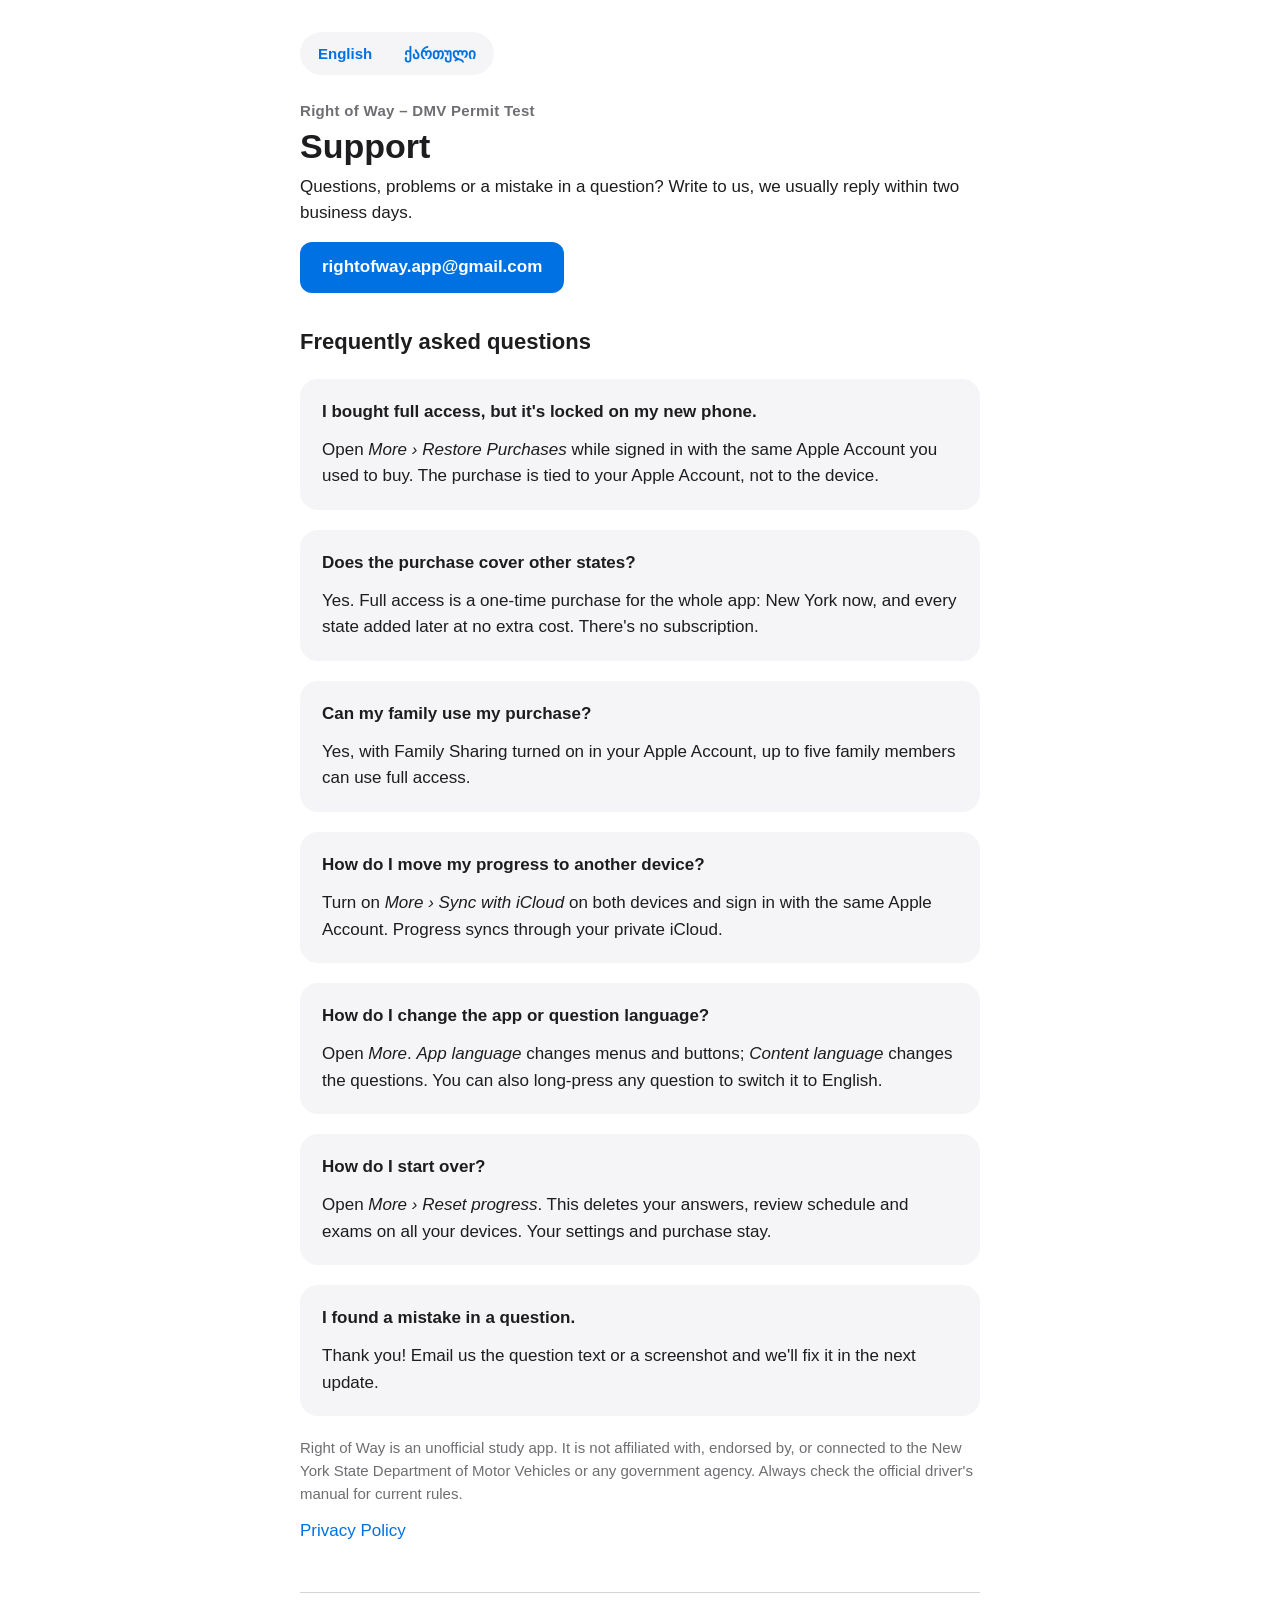
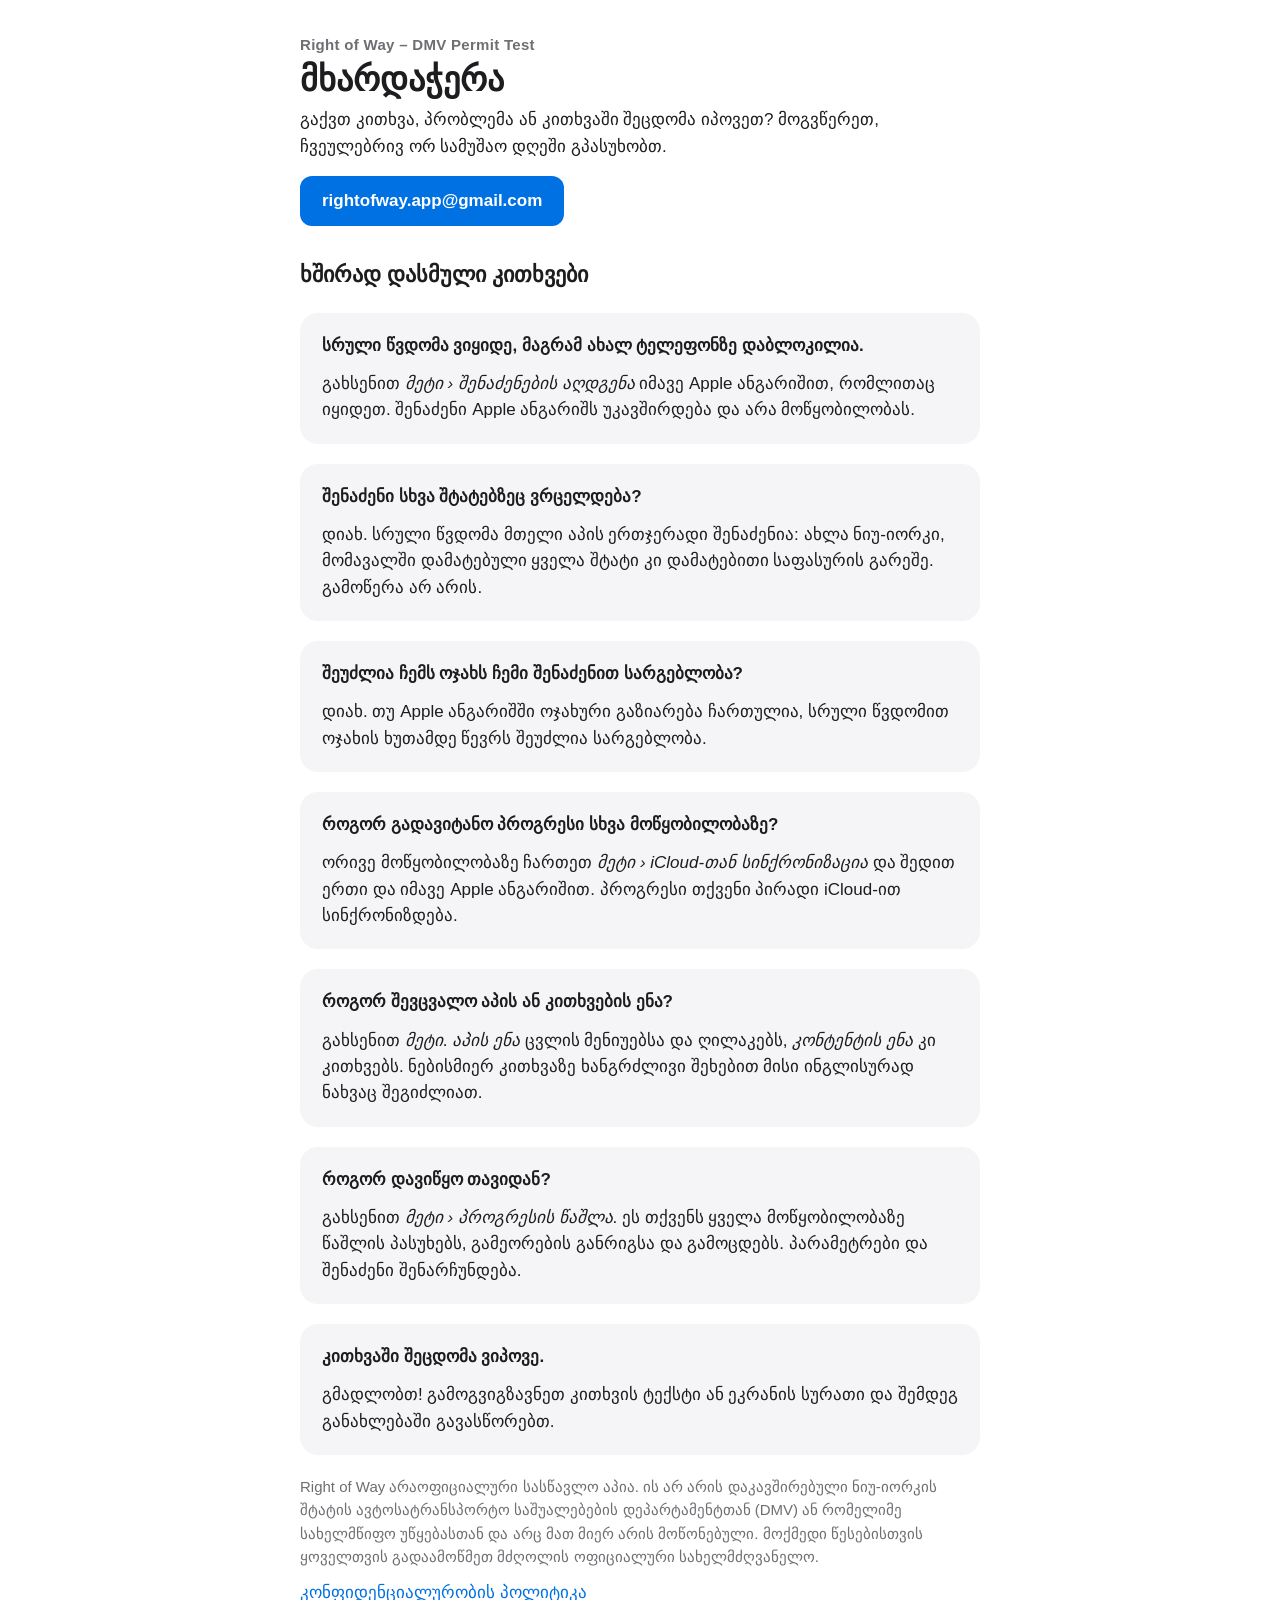
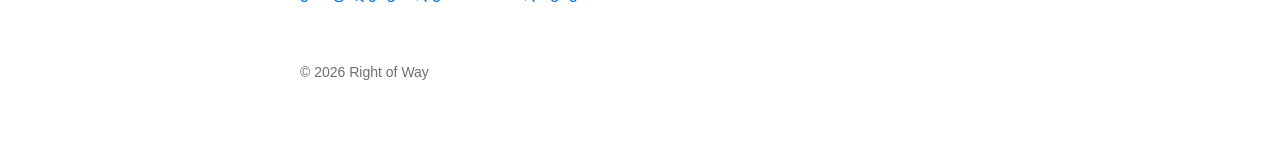
<file: index.html>
<!DOCTYPE html>
<html lang="en">
<head>
    <meta charset="utf-8">
    <meta name="viewport" content="width=device-width, initial-scale=1">
    <title>Right of Way – Support</title>
    <meta name="description" content="Support for Right of Way, a permit test study app in Georgian and English.">
    <link rel="stylesheet" href="style.css">
</head>
<body>
<main>
    <nav class="lang-switch" aria-label="Language">
        <a href="#en" lang="en">English</a>
        <a href="#ka" lang="ka">ქართული</a>
    </nav>

    <section id="en" lang="en">
        <header>
            <div class="app-name">Right of Way – DMV Permit Test</div>
            <h1>Support</h1>
            <p>Questions, problems or a mistake in a question? Write to us, we usually reply within two business days.</p>
            <a class="button" href="mailto:rightofway.app@gmail.com">rightofway.app@gmail.com</a>
        </header>

        <h2>Frequently asked questions</h2>

        <div class="card">
            <p><strong>I bought full access, but it's locked on my new phone.</strong></p>
            <p>Open <em>More › Restore Purchases</em> while signed in with the same Apple Account you used to buy. The purchase is tied to your Apple Account, not to the device.</p>
        </div>

        <div class="card">
            <p><strong>Does the purchase cover other states?</strong></p>
            <p>Yes. Full access is a one-time purchase for the whole app: New York now, and every state added later at no extra cost. There's no subscription.</p>
        </div>

        <div class="card">
            <p><strong>Can my family use my purchase?</strong></p>
            <p>Yes, with Family Sharing turned on in your Apple Account, up to five family members can use full access.</p>
        </div>

        <div class="card">
            <p><strong>How do I move my progress to another device?</strong></p>
            <p>Turn on <em>More › Sync with iCloud</em> on both devices and sign in with the same Apple Account. Progress syncs through your private iCloud.</p>
        </div>

        <div class="card">
            <p><strong>How do I change the app or question language?</strong></p>
            <p>Open <em>More</em>. <em>App language</em> changes menus and buttons; <em>Content language</em> changes the questions. You can also long-press any question to switch it to English.</p>
        </div>

        <div class="card">
            <p><strong>How do I start over?</strong></p>
            <p>Open <em>More › Reset progress</em>. This deletes your answers, review schedule and exams on all your devices. Your settings and purchase stay.</p>
        </div>

        <div class="card">
            <p><strong>I found a mistake in a question.</strong></p>
            <p>Thank you! Email us the question text or a screenshot and we'll fix it in the next update.</p>
        </div>

        <p class="muted">Right of Way is an unofficial study app. It is not affiliated with, endorsed by, or connected to the New York State Department of Motor Vehicles or any government agency. Always check the official driver's manual for current rules.</p>
        <p><a href="privacy.html#en">Privacy Policy</a></p>
    </section>

    <section id="ka" lang="ka">
        <header>
            <div class="app-name">Right of Way – DMV Permit Test</div>
            <h1>მხარდაჭერა</h1>
            <p>გაქვთ კითხვა, პრობლემა ან კითხვაში შეცდომა იპოვეთ? მოგვწერეთ, ჩვეულებრივ ორ სამუშაო დღეში გპასუხობთ.</p>
            <a class="button" href="mailto:rightofway.app@gmail.com">rightofway.app@gmail.com</a>
        </header>

        <h2>ხშირად დასმული კითხვები</h2>

        <div class="card">
            <p><strong>სრული წვდომა ვიყიდე, მაგრამ ახალ ტელეფონზე დაბლოკილია.</strong></p>
            <p>გახსენით <em>მეტი › შენაძენების აღდგენა</em> იმავე Apple ანგარიშით, რომლითაც იყიდეთ. შენაძენი Apple ანგარიშს უკავშირდება და არა მოწყობილობას.</p>
        </div>

        <div class="card">
            <p><strong>შენაძენი სხვა შტატებზეც ვრცელდება?</strong></p>
            <p>დიახ. სრული წვდომა მთელი აპის ერთჯერადი შენაძენია: ახლა ნიუ-იორკი, მომავალში დამატებული ყველა შტატი კი დამატებითი საფასურის გარეშე. გამოწერა არ არის.</p>
        </div>

        <div class="card">
            <p><strong>შეუძლია ჩემს ოჯახს ჩემი შენაძენით სარგებლობა?</strong></p>
            <p>დიახ. თუ Apple ანგარიშში ოჯახური გაზიარება ჩართულია, სრული წვდომით ოჯახის ხუთამდე წევრს შეუძლია სარგებლობა.</p>
        </div>

        <div class="card">
            <p><strong>როგორ გადავიტანო პროგრესი სხვა მოწყობილობაზე?</strong></p>
            <p>ორივე მოწყობილობაზე ჩართეთ <em>მეტი › iCloud-თან სინქრონიზაცია</em> და შედით ერთი და იმავე Apple ანგარიშით. პროგრესი თქვენი პირადი iCloud-ით სინქრონიზდება.</p>
        </div>

        <div class="card">
            <p><strong>როგორ შევცვალო აპის ან კითხვების ენა?</strong></p>
            <p>გახსენით <em>მეტი</em>. <em>აპის ენა</em> ცვლის მენიუებსა და ღილაკებს, <em>კონტენტის ენა</em> კი კითხვებს. ნებისმიერ კითხვაზე ხანგრძლივი შეხებით მისი ინგლისურად ნახვაც შეგიძლიათ.</p>
        </div>

        <div class="card">
            <p><strong>როგორ დავიწყო თავიდან?</strong></p>
            <p>გახსენით <em>მეტი › პროგრესის წაშლა</em>. ეს თქვენს ყველა მოწყობილობაზე წაშლის პასუხებს, გამეორების განრიგსა და გამოცდებს. პარამეტრები და შენაძენი შენარჩუნდება.</p>
        </div>

        <div class="card">
            <p><strong>კითხვაში შეცდომა ვიპოვე.</strong></p>
            <p>გმადლობთ! გამოგვიგზავნეთ კითხვის ტექსტი ან ეკრანის სურათი და შემდეგ განახლებაში გავასწორებთ.</p>
        </div>

        <p class="muted">Right of Way არაოფიციალური სასწავლო აპია. ის არ არის დაკავშირებული ნიუ-იორკის შტატის ავტოსატრანსპორტო საშუალებების დეპარტამენტთან (DMV) ან რომელიმე სახელმწიფო უწყებასთან და არც მათ მიერ არის მოწონებული. მოქმედი წესებისთვის ყოველთვის გადაამოწმეთ მძღოლის ოფიციალური სახელმძღვანელო.</p>
        <p><a href="privacy.html#ka">კონფიდენციალურობის პოლიტიკა</a></p>
    </section>

    <footer>© 2026 Right of Way</footer>
</main>
</body>
</html>
</file>
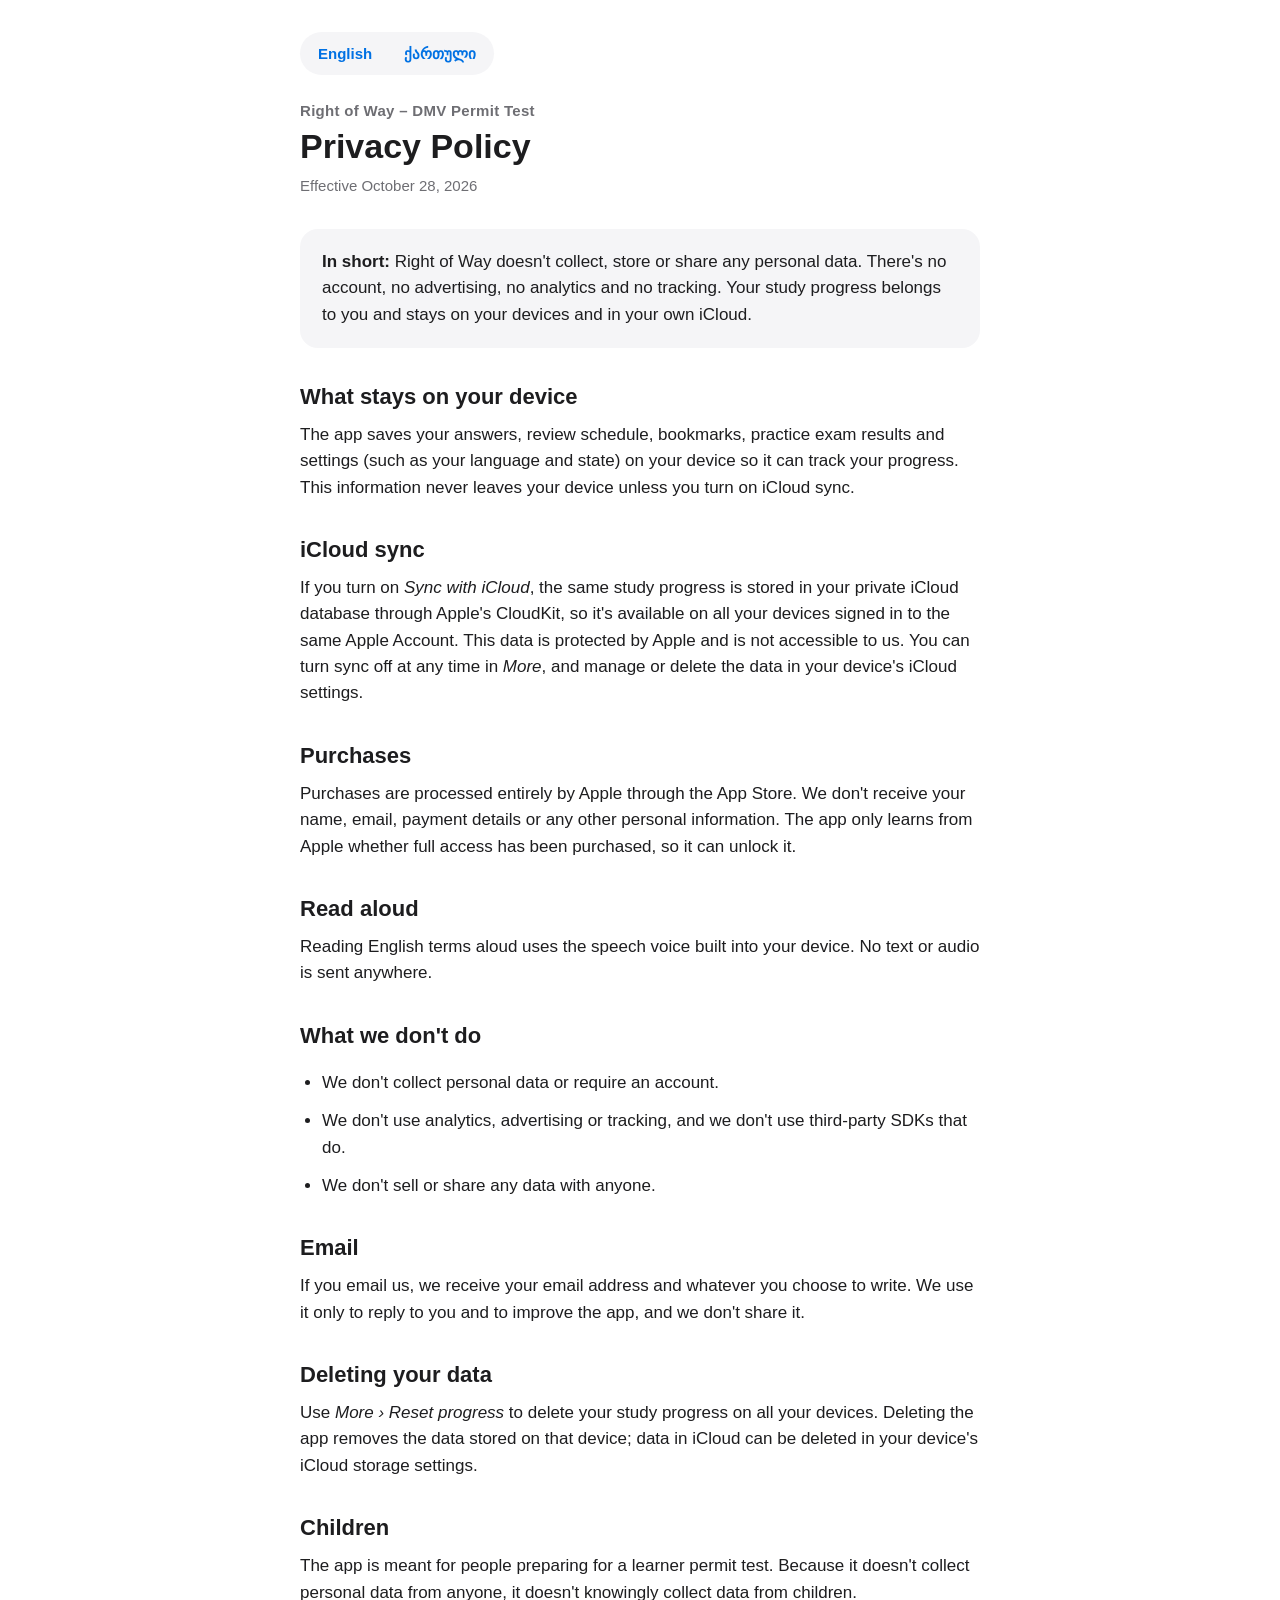
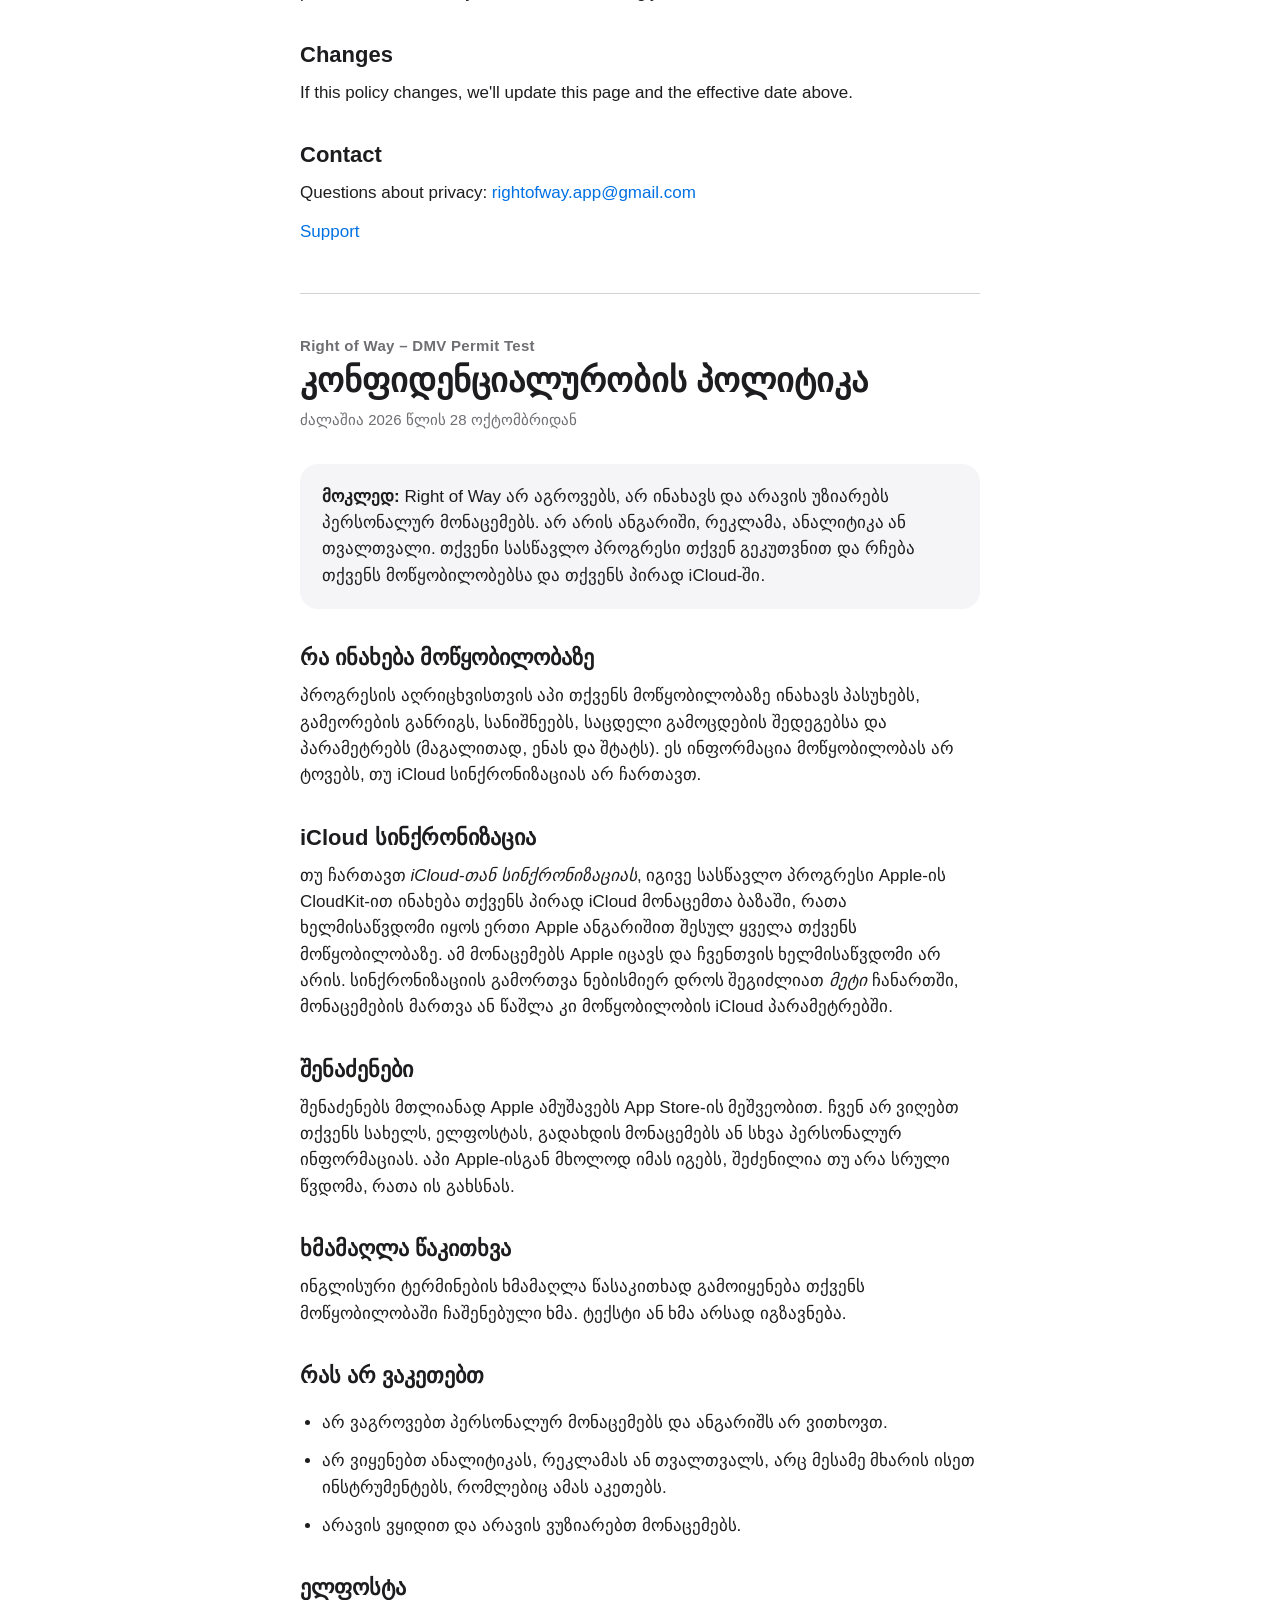
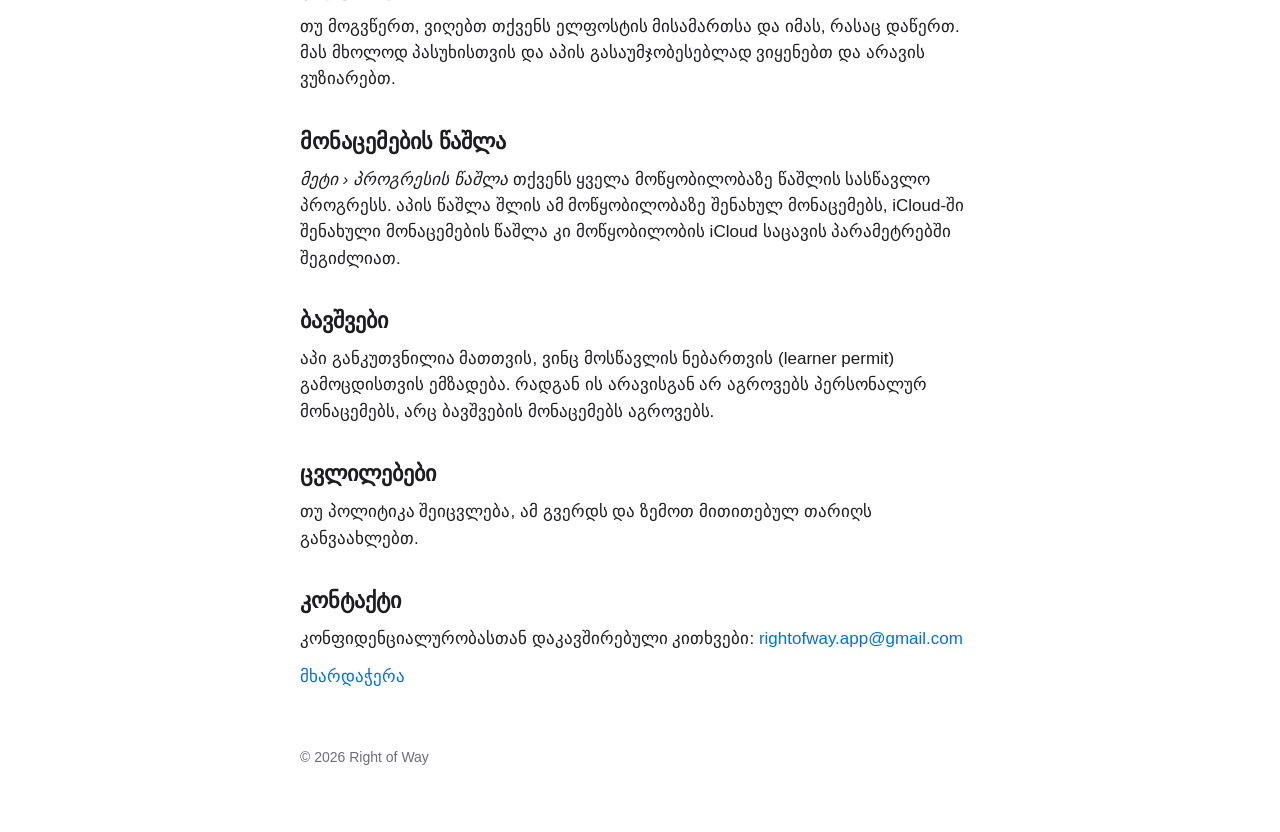
<file: privacy.html>
<!DOCTYPE html>
<html lang="en">
<head>
    <meta charset="utf-8">
    <meta name="viewport" content="width=device-width, initial-scale=1">
    <title>Right of Way – Privacy Policy</title>
    <meta name="description" content="Privacy Policy for Right of Way, a permit test study app.">
    <link rel="stylesheet" href="style.css">
</head>
<body>
<main>
    <nav class="lang-switch" aria-label="Language">
        <a href="#en" lang="en">English</a>
        <a href="#ka" lang="ka">ქართული</a>
    </nav>

    <section id="en" lang="en">
        <header>
            <div class="app-name">Right of Way – DMV Permit Test</div>
            <h1>Privacy Policy</h1>
            <p class="muted">Effective October 28, 2026</p>
        </header>

        <div class="card">
            <p><strong>In short:</strong> Right of Way doesn't collect, store or share any personal data. There's no account, no advertising, no analytics and no tracking. Your study progress belongs to you and stays on your devices and in your own iCloud.</p>
        </div>

        <h2>What stays on your device</h2>
        <p>The app saves your answers, review schedule, bookmarks, practice exam results and settings (such as your language and state) on your device so it can track your progress. This information never leaves your device unless you turn on iCloud sync.</p>

        <h2>iCloud sync</h2>
        <p>If you turn on <em>Sync with iCloud</em>, the same study progress is stored in your private iCloud database through Apple's CloudKit, so it's available on all your devices signed in to the same Apple Account. This data is protected by Apple and is not accessible to us. You can turn sync off at any time in <em>More</em>, and manage or delete the data in your device's iCloud settings.</p>

        <h2>Purchases</h2>
        <p>Purchases are processed entirely by Apple through the App Store. We don't receive your name, email, payment details or any other personal information. The app only learns from Apple whether full access has been purchased, so it can unlock it.</p>

        <h2>Read aloud</h2>
        <p>Reading English terms aloud uses the speech voice built into your device. No text or audio is sent anywhere.</p>

        <h2>What we don't do</h2>
        <ul>
            <li>We don't collect personal data or require an account.</li>
            <li>We don't use analytics, advertising or tracking, and we don't use third-party SDKs that do.</li>
            <li>We don't sell or share any data with anyone.</li>
        </ul>

        <h2>Email</h2>
        <p>If you email us, we receive your email address and whatever you choose to write. We use it only to reply to you and to improve the app, and we don't share it.</p>

        <h2>Deleting your data</h2>
        <p>Use <em>More › Reset progress</em> to delete your study progress on all your devices. Deleting the app removes the data stored on that device; data in iCloud can be deleted in your device's iCloud storage settings.</p>

        <h2>Children</h2>
        <p>The app is meant for people preparing for a learner permit test. Because it doesn't collect personal data from anyone, it doesn't knowingly collect data from children.</p>

        <h2>Changes</h2>
        <p>If this policy changes, we'll update this page and the effective date above.</p>

        <h2>Contact</h2>
        <p>Questions about privacy: <a href="mailto:rightofway.app@gmail.com">rightofway.app@gmail.com</a></p>

        <p><a href="index.html#en">Support</a></p>
    </section>

    <section id="ka" lang="ka">
        <header>
            <div class="app-name">Right of Way – DMV Permit Test</div>
            <h1>კონფიდენციალურობის პოლიტიკა</h1>
            <p class="muted">ძალაშია 2026 წლის 28 ოქტომბრიდან</p>
        </header>

        <div class="card">
            <p><strong>მოკლედ:</strong> Right of Way არ აგროვებს, არ ინახავს და არავის უზიარებს პერსონალურ მონაცემებს. არ არის ანგარიში, რეკლამა, ანალიტიკა ან თვალთვალი. თქვენი სასწავლო პროგრესი თქვენ გეკუთვნით და რჩება თქვენს მოწყობილობებსა და თქვენს პირად iCloud-ში.</p>
        </div>

        <h2>რა ინახება მოწყობილობაზე</h2>
        <p>პროგრესის აღრიცხვისთვის აპი თქვენს მოწყობილობაზე ინახავს პასუხებს, გამეორების განრიგს, სანიშნეებს, საცდელი გამოცდების შედეგებსა და პარამეტრებს (მაგალითად, ენას და შტატს). ეს ინფორმაცია მოწყობილობას არ ტოვებს, თუ iCloud სინქრონიზაციას არ ჩართავთ.</p>

        <h2>iCloud სინქრონიზაცია</h2>
        <p>თუ ჩართავთ <em>iCloud-თან სინქრონიზაციას</em>, იგივე სასწავლო პროგრესი Apple-ის CloudKit-ით ინახება თქვენს პირად iCloud მონაცემთა ბაზაში, რათა ხელმისაწვდომი იყოს ერთი Apple ანგარიშით შესულ ყველა თქვენს მოწყობილობაზე. ამ მონაცემებს Apple იცავს და ჩვენთვის ხელმისაწვდომი არ არის. სინქრონიზაციის გამორთვა ნებისმიერ დროს შეგიძლიათ <em>მეტი</em> ჩანართში, მონაცემების მართვა ან წაშლა კი მოწყობილობის iCloud პარამეტრებში.</p>

        <h2>შენაძენები</h2>
        <p>შენაძენებს მთლიანად Apple ამუშავებს App Store-ის მეშვეობით. ჩვენ არ ვიღებთ თქვენს სახელს, ელფოსტას, გადახდის მონაცემებს ან სხვა პერსონალურ ინფორმაციას. აპი Apple-ისგან მხოლოდ იმას იგებს, შეძენილია თუ არა სრული წვდომა, რათა ის გახსნას.</p>

        <h2>ხმამაღლა წაკითხვა</h2>
        <p>ინგლისური ტერმინების ხმამაღლა წასაკითხად გამოიყენება თქვენს მოწყობილობაში ჩაშენებული ხმა. ტექსტი ან ხმა არსად იგზავნება.</p>

        <h2>რას არ ვაკეთებთ</h2>
        <ul>
            <li>არ ვაგროვებთ პერსონალურ მონაცემებს და ანგარიშს არ ვითხოვთ.</li>
            <li>არ ვიყენებთ ანალიტიკას, რეკლამას ან თვალთვალს, არც მესამე მხარის ისეთ ინსტრუმენტებს, რომლებიც ამას აკეთებს.</li>
            <li>არავის ვყიდით და არავის ვუზიარებთ მონაცემებს.</li>
        </ul>

        <h2>ელფოსტა</h2>
        <p>თუ მოგვწერთ, ვიღებთ თქვენს ელფოსტის მისამართსა და იმას, რასაც დაწერთ. მას მხოლოდ პასუხისთვის და აპის გასაუმჯობესებლად ვიყენებთ და არავის ვუზიარებთ.</p>

        <h2>მონაცემების წაშლა</h2>
        <p><em>მეტი › პროგრესის წაშლა</em> თქვენს ყველა მოწყობილობაზე წაშლის სასწავლო პროგრესს. აპის წაშლა შლის ამ მოწყობილობაზე შენახულ მონაცემებს, iCloud-ში შენახული მონაცემების წაშლა კი მოწყობილობის iCloud საცავის პარამეტრებში შეგიძლიათ.</p>

        <h2>ბავშვები</h2>
        <p>აპი განკუთვნილია მათთვის, ვინც მოსწავლის ნებართვის (learner permit) გამოცდისთვის ემზადება. რადგან ის არავისგან არ აგროვებს პერსონალურ მონაცემებს, არც ბავშვების მონაცემებს აგროვებს.</p>

        <h2>ცვლილებები</h2>
        <p>თუ პოლიტიკა შეიცვლება, ამ გვერდს და ზემოთ მითითებულ თარიღს განვაახლებთ.</p>

        <h2>კონტაქტი</h2>
        <p>კონფიდენციალურობასთან დაკავშირებული კითხვები: <a href="mailto:rightofway.app@gmail.com">rightofway.app@gmail.com</a></p>

        <p><a href="index.html#ka">მხარდაჭერა</a></p>
    </section>

    <footer>© 2026 Right of Way</footer>
</main>
</body>
</html>
</file>
<file: style.css>
:root {
    color-scheme: light dark;
    --text: #1d1d1f;
    --secondary: #6e6e73;
    --background: #ffffff;
    --card: #f5f5f7;
    --accent: #0071e3;
}

@media (prefers-color-scheme: dark) {
    :root {
        --text: #f5f5f7;
        --secondary: #a1a1a6;
        --background: #000000;
        --card: #1c1c1e;
        --accent: #2997ff;
    }
}

* { box-sizing: border-box; }

body {
    margin: 0;
    background: var(--background);
    color: var(--text);
    font: 17px/1.55 -apple-system, BlinkMacSystemFont, "SF Pro Text", "Noto Sans Georgian", "Helvetica Neue", Arial, sans-serif;
    -webkit-text-size-adjust: 100%;
}

main {
    max-width: 720px;
    margin: 0 auto;
    padding: 32px 20px 64px;
}

header { margin-bottom: 32px; }

.app-name {
    font-size: 15px;
    font-weight: 600;
    color: var(--secondary);
    letter-spacing: 0.02em;
}

h1 { font-size: 34px; line-height: 1.15; margin: 4px 0 8px; }
h2 { font-size: 22px; margin: 32px 0 8px; }
p, li { margin: 0 0 12px; }
ul { padding-left: 22px; }

a { color: var(--accent); text-decoration: none; }
a:hover { text-decoration: underline; }

.lang-switch {
    display: inline-flex;
    gap: 4px;
    padding: 4px;
    border-radius: 999px;
    background: var(--card);
    margin-bottom: 24px;
}

.lang-switch a {
    padding: 6px 14px;
    border-radius: 999px;
    font-size: 15px;
    font-weight: 600;
}

.card {
    background: var(--card);
    border-radius: 18px;
    padding: 20px 22px;
    margin: 20px 0;
}

.card p:last-child { margin-bottom: 0; }

.button {
    display: inline-block;
    background: var(--accent);
    color: #fff;
    font-weight: 600;
    padding: 12px 22px;
    border-radius: 12px;
    margin-top: 4px;
}

.button:hover { text-decoration: none; opacity: 0.9; }

.muted { color: var(--secondary); font-size: 15px; }

section + section {
    border-top: 1px solid color-mix(in srgb, var(--secondary) 30%, transparent);
    margin-top: 48px;
    padding-top: 40px;
}

footer {
    margin-top: 56px;
    color: var(--secondary);
    font-size: 14px;
}
</file>
